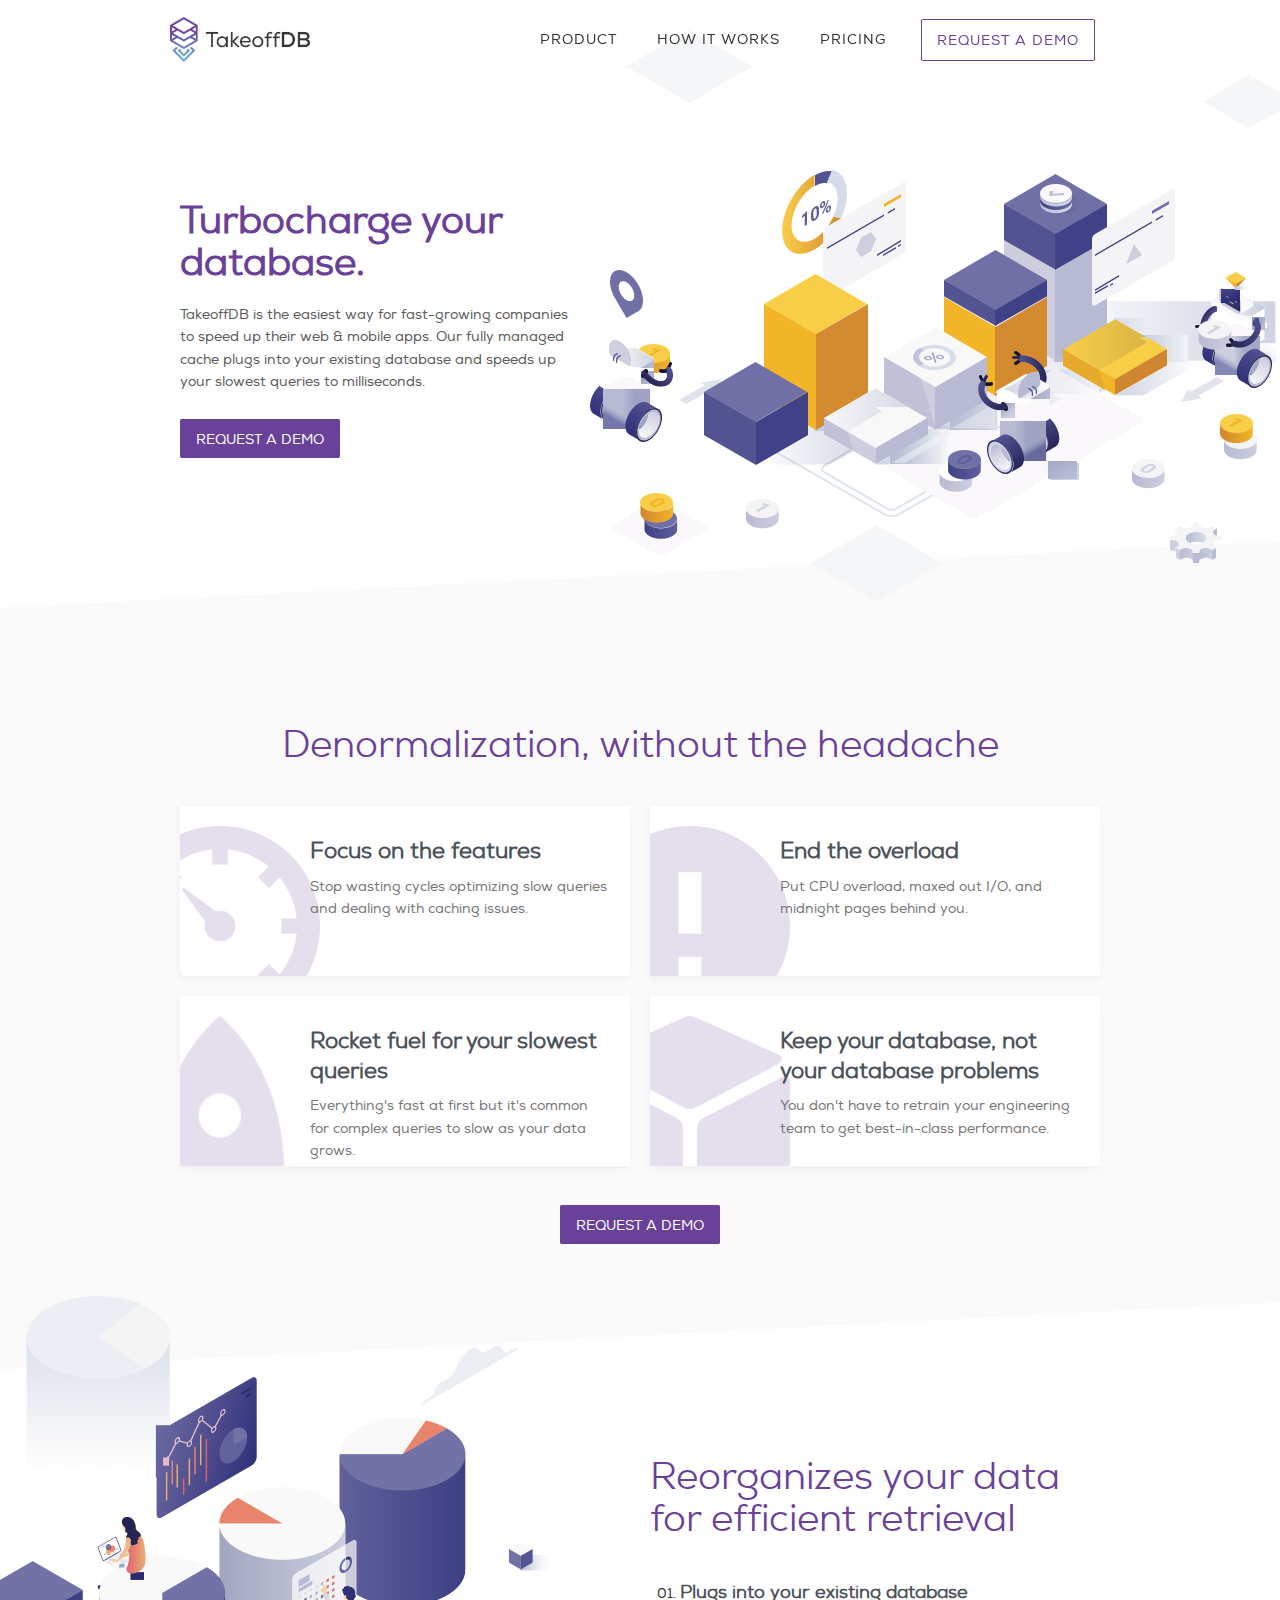
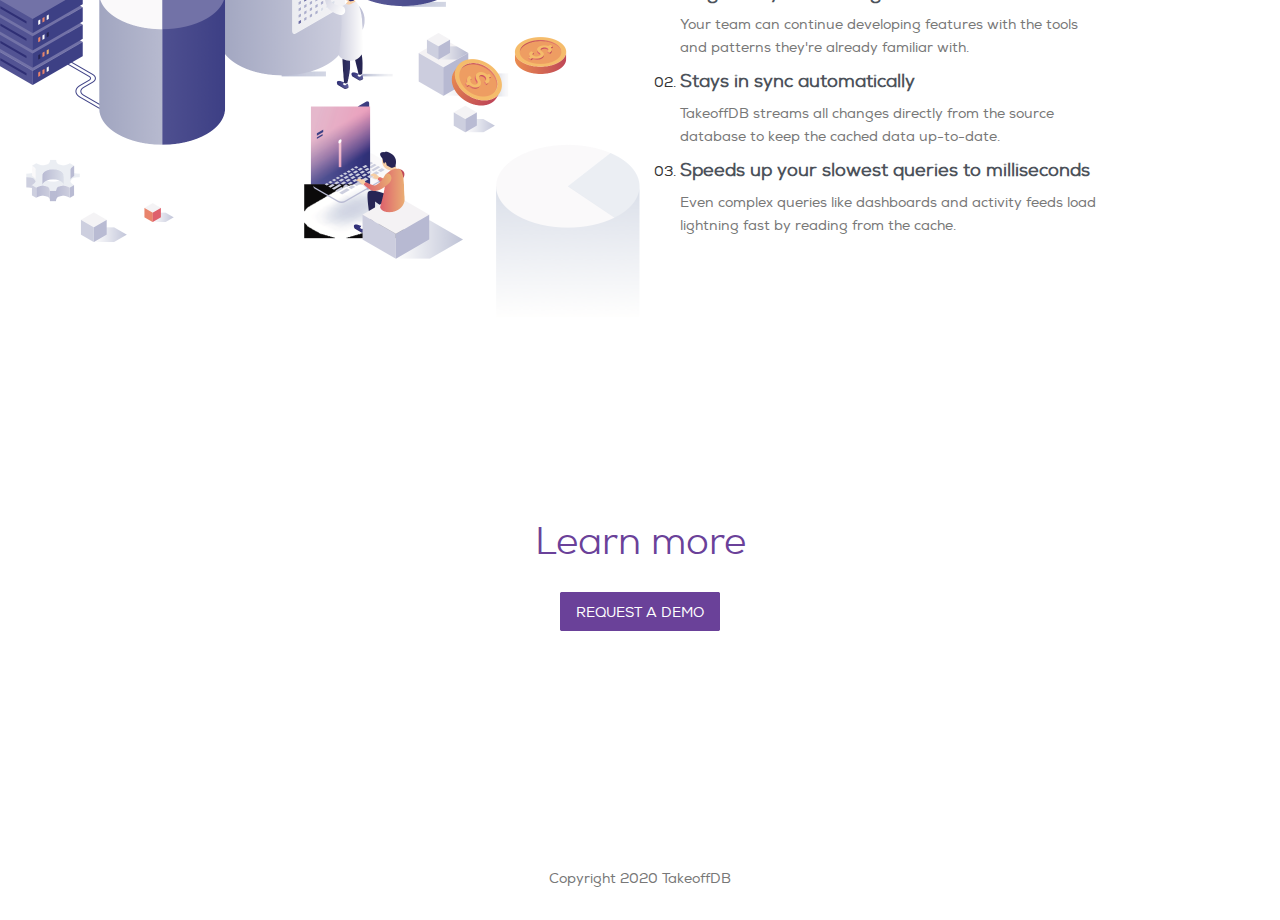
<file: index.html>
<!DOCTYPE html>
<html>
  <head>
    <meta charset="utf-8">
    <meta name="viewport" content="width=device-width, initial-scale=1">
    <link rel="stylesheet" href="css/fonts.css" />
    <link rel="stylesheet" href="css/home.css" />
    <meta name="generator" content="Unicorn Platform" />
    <title>TakeoffDB | Turbocharge your database</title>
    <!-- Global site tag (gtag.js) - Google Ads: 666373782 -->
    <script async src="https://www.googletagmanager.com/gtag/js?id=AW-666373782"></script>
    <script>
      window.dataLayer = window.dataLayer || [];
      function gtag(){dataLayer.push(arguments);}
      gtag('js', new Date());

      gtag('config', 'UA-158608692-1');
      gtag('config', 'AW-666373782');
    </script>
  </head>
  <body>
    <div id="big-nav" class="nav-bar-outer solid">
      <div class="nav-bar-inner">
        <nav class="nav-bar-left">
          <a href="/" class="logo">
            <img src="img/logos/TakeoffDB_logo.png" height="45" width="140" alt="Logo TakeoffDB">
          </a>
        </nav>

        <nav role="navigation" class="nav-bar-right">
          <a href="#product" class="nav-bar-link">
            PRODUCT
          </a>

          <a href="#how-it-works" class="nav-bar-link">
            HOW IT WORKS
          </a>

          <a href="/pricing.html" class="nav-bar-link">
            PRICING
          </a>

          <a href="https://calendly.com/takeoffdb-scott/demo" class="button button-outline nav-bar-link nav-bar-cta">
            REQUEST A DEMO
          </a>
        </nav>
      </div>
    </div>

    <div id="little-nav" class="nav-bar-outer solid">
      <div class="nav-bar-inner">
        <nav class="nav-bar-left">
          <a href="/" class="logo">
            <img src="img/logos/TakeoffDB_logo.png" width="140" height="45" alt="Logo TakeoffDB">
          </a>
        </nav>

        <nav id="mobile-nav-menu" role="navigation" class="nav-bar-right">
          <a href="#" class="nav-bar-link nav-bar-hamburger">
            <img class="hamburger-icon" src="img/icons/ionicons/hamburger_icon.svg" width="30" alt="Logo TakeoffDB">
            <img class="close-icon" src="img/icons/ionicons/close_icon.svg" width="30" alt="Logo TakeoffDB">
          </a>
          <div class="mobile-nav-items">
            <a href="#product" class="nav-bar-link">
              PRODUCT
            </a>

            <a href="#how-it-works" class="nav-bar-link">
              HOW IT WORKS
            </a>

            <a href="/pricing.html" class="nav-bar-link">
              PRICING
            </a>

            <a href="https://calendly.com/takeoffdb-scott/demo" class="nav-bar-link">
              REQUEST A DEMO
            </a>
          </div>
        </nav>
      </div>
    </div>

    <section class="above-fold-container">
      <div class="section-inner">
        <div class="row">
          <div class="col-half">
            <h1>Turbocharge your database.</h1>
            <p class="caption">TakeoffDB is the easiest way for fast-growing companies to speed up their web & mobile apps. Our fully managed cache plugs into your existing database and speeds up your slowest queries to milliseconds.</p>
            <a href="https://calendly.com/takeoffdb-scott/demo" class="button">
              REQUEST A DEMO
            </a>
          </div>
          <div class="col-half relative big-img-wrapper">
            <img width="723" class="hero-img" src="img/home/robot_database_illustration.png" />
          </div>
        </div>
      </div>
    </section>

    <section id="product" class="section-slanted section-grey">
      <div class="section-inner">
        <h2>Denormalization, without the headache</h2>
        <div class="row">
          <div class="col-half">
            <div class="benefit-card benefit-card-velocity">
              <h3>Focus on the features</h3>
              <p class="caption">
                Stop wasting cycles optimizing slow queries and dealing with caching issues.
              </p>
            </div>
          </div>

          <div class="col-half">
            <div class="benefit-card benefit-card-overload">
              <h3>End the overload</h3>
              <p class="caption">Put CPU overload, maxed out I/O, and midnight pages behind you.</p>
            </div>
          </div>
        </div>
        <div class="row">
          <div class="col-half">
            <div class="benefit-card benefit-card-slow-queries">
              <h3>Rocket fuel for your slowest queries</h3>
              <p class="caption">Everything's fast at first but it's common for complex queries to slow as your data grows.</p>
            </div>
          </div>

          <div class="col-half">
            <div class="benefit-card benefit-card-database">
              <h3>Keep your database, not your database problems</h3>
              <p class="caption">You don't have to retrain your engineering team to get best-in-class performance.</p>
            </div>
          </div>
        </div>

        <div class="cta-row">
          <a href="https://calendly.com/takeoffdb-scott/demo" class="button">
            REQUEST A DEMO
          </a>
        </div>
      </div>
    </section>

    <section id="how-it-works" class="section-slanted">
      <div class="section-inner">
        <div class="row">
          <div class="col-half relative big-img-wrapper">
            <img width="760" class="hiw-image" src="img/home/data_center_illustration.png" />
          </div>
          <div class="col-half">
            <h2>Reorganizes your data for efficient retrieval</h2>
            <ol>
              <li>
                <h4>Plugs into your existing database</h4>
                <p class="caption">
                  Your team can continue developing features with the tools and patterns they're already familiar with.
                </p>
              </li>
              <li>
                <h4>Stays in sync automatically</h4>
                <p class="caption">
                  TakeoffDB streams all changes directly from the source database to keep the cached data up-to-date.
                </p>
              </li>
              <li>
                <h4>Speeds up your slowest queries to milliseconds</h4>
                <p class="caption">
                  Even complex queries like dashboards and activity feeds load lightning fast by reading from the cache.
                </p>
              </li>
            </ol>
          </div>
        </div>
      </div>
    </section>

    <section id="cta" class="section-slanted">
      <div class="section-inner">
        <h2>Learn more</h2>
        <a href="https://calendly.com/takeoffdb-scott/demo" class="button">
          REQUEST A DEMO
        </a>
      </div>
    </section>

    <footer>
      <p class="caption">Copyright 2020 TakeoffDB</p>
    </footer>

    <script type="text/javascript">
      (function () {
        var navs = document.querySelectorAll('.nav-bar-outer');
        var lastKnownScrollPosition = window.scrollY;

        function solidify() {
          navs.forEach(function (nav) {
            if (!nav.className.match(/ solid/)) {
              nav.className = nav.className + ' solid';
            }
          });
        }

        function desolidify() {
          navs.forEach(function (nav) {
            nav.className = nav.className.replace(/ solid/g, '');
          });
        }

        function maybeUpdateNav() {
          if (window.scrollY !== lastKnownScrollPosition) {
            window.scrollY < 100 ? desolidify() : solidify();
          }
          lastKnownScrollPosition = window.scrollY;
        }

        function debounce(func, delay) {
          var timeout = null;

          return function () {
            if (!timeout) {
              timeout = window.setTimeout(function () {
                func();
                timeout = null;
              }, delay);
            }
          }
        };
        const debouncedMaybeUpdateNav = debounce(maybeUpdateNav, 100);

        window.addEventListener('scroll', debouncedMaybeUpdateNav);
        window.scrollY < 100 ? desolidify() : solidify();

        var mobileNav = document.querySelector('#mobile-nav-menu');
        function toggleNav() {
          if (mobileNav.className.match(/ open/)) {
            mobileNav.className = mobileNav.className.replace(/ open/g, '');
          } else {
            mobileNav.className = mobileNav.className + ' open';
          }
        }
        mobileNav.addEventListener('click', toggleNav);
        var mobileNavLinks = mobileNav.querySelectorAll('a.nav-bar-link');
        mobileNavLinks.forEach(function (link) {
          link.addEventListener('click', function(e) {
            e.stopPropagation();
            toggleNav();
          });
        });
      })();
    </script>
  </body>
</html>
</file>
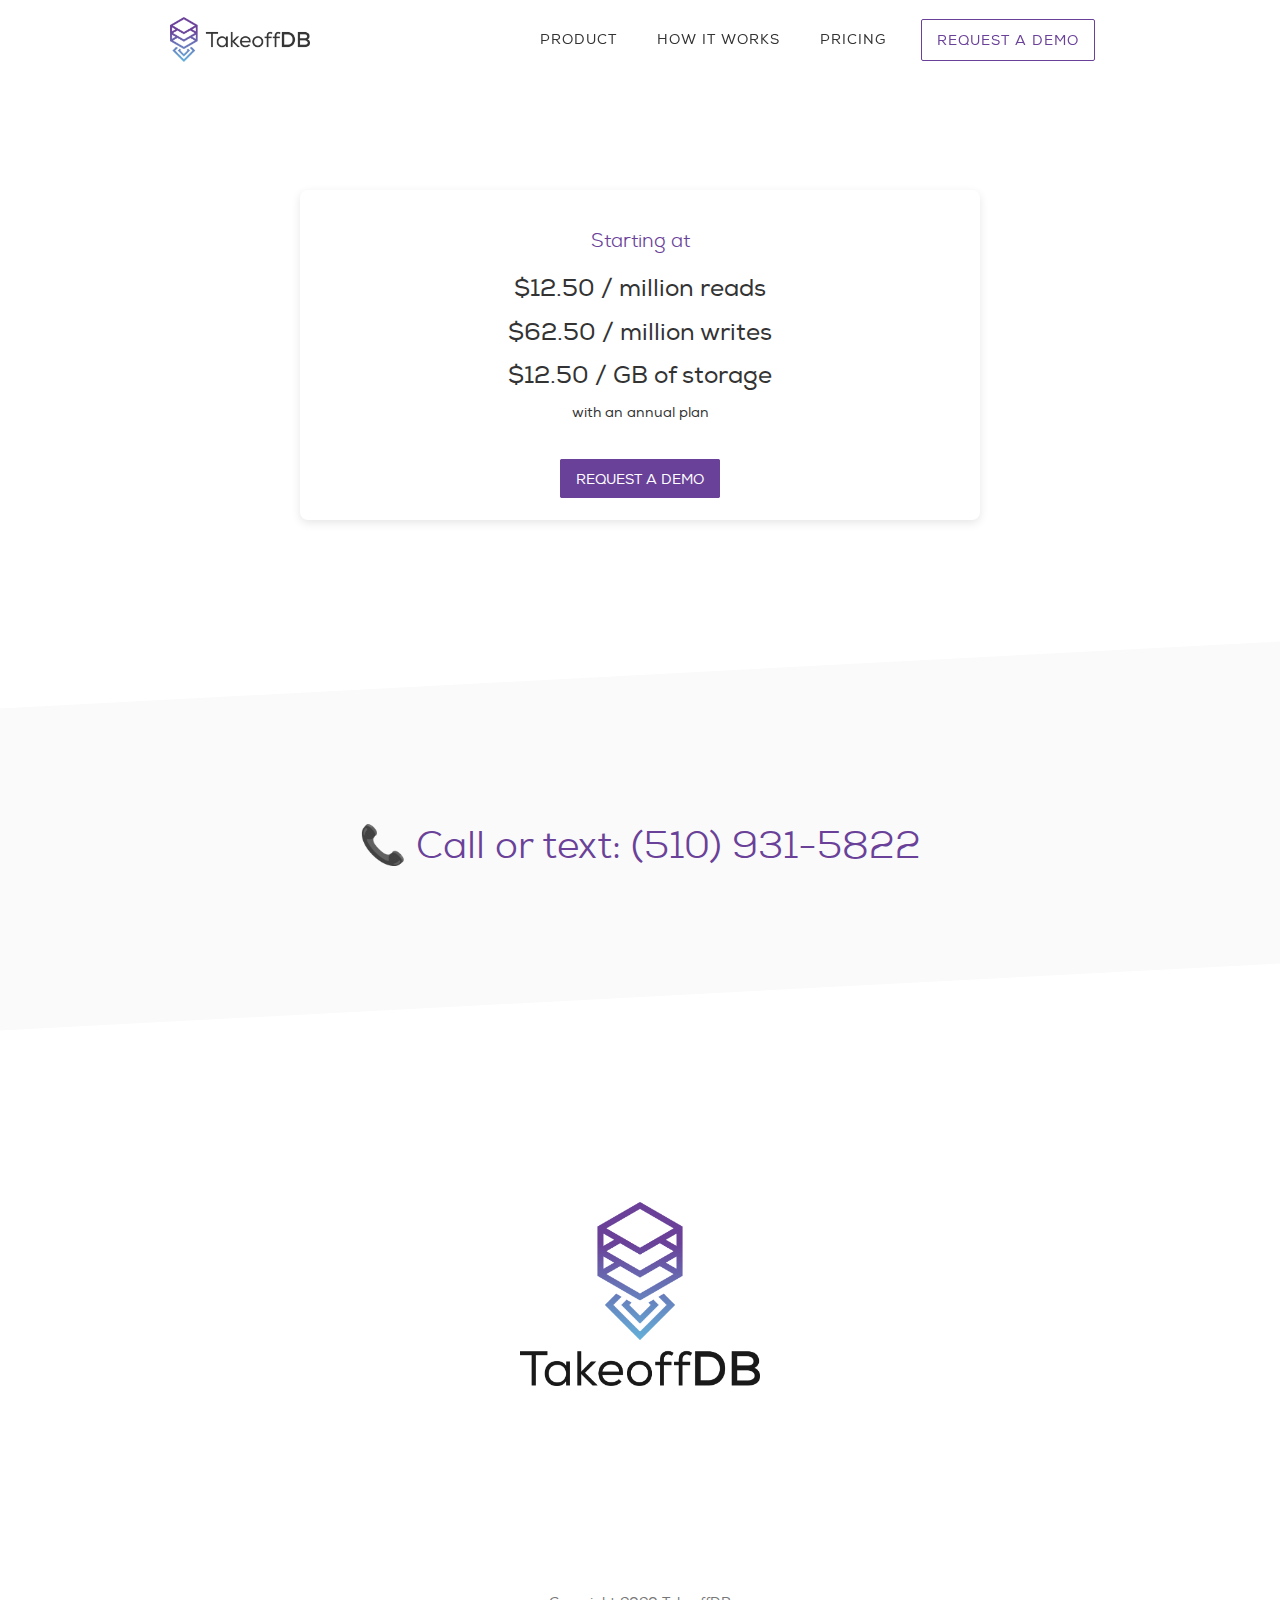
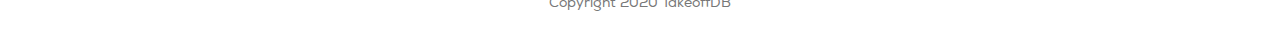
<file: pricing.html>
<!DOCTYPE html>
<html>
  <head>
    <meta charset="utf-8">
    <meta name="viewport" content="width=device-width, initial-scale=1">
    <link rel="stylesheet" href="css/fonts.css" />
    <link rel="stylesheet" href="css/pricing.css" />
    <meta name="generator" content="Unicorn Platform" />
    <title>TakeoffDB | Turbocharge your database</title>

    <!-- Global site tag (gtag.js) - Google Ads: 666373782 -->
    <script async src="https://www.googletagmanager.com/gtag/js?id=AW-666373782"></script>
    <script>
      window.dataLayer = window.dataLayer || [];
      function gtag(){dataLayer.push(arguments);}
      gtag('js', new Date());

      gtag('config', 'UA-158608692-1');
      gtag('config', 'AW-666373782');
    </script>
  </head>
  <body>
    <div id="big-nav" class="nav-bar-outer solid">
      <div class="nav-bar-inner">
        <nav class="nav-bar-left">
          <a href="/" class="logo">
            <img src="img/logos/TakeoffDB_logo.png" height="45" width="140" alt="Logo TakeoffDB">
          </a>
        </nav>

        <nav role="navigation" class="nav-bar-right">
          <a href="/#product" class="nav-bar-link">
            PRODUCT
          </a>

          <a href="/#how-it-works" class="nav-bar-link">
            HOW IT WORKS
          </a>

          <a href="/pricing.html" class="nav-bar-link">
            PRICING
          </a>

          <a href="https://calendly.com/takeoffdb-scott/demo" class="button button-outline nav-bar-link nav-bar-cta">
            REQUEST A DEMO
          </a>
        </nav>
      </div>
    </div>

    <div id="little-nav" class="nav-bar-outer solid">
      <div class="nav-bar-inner">
        <nav class="nav-bar-left">
          <a href="/" class="logo">
            <img src="img/logos/TakeoffDB_logo.png" width="140" height="45" alt="Logo TakeoffDB">
          </a>
        </nav>

        <nav id="mobile-nav-menu" role="navigation" class="nav-bar-right">
          <a href="#" class="nav-bar-link nav-bar-hamburger">
            <img class="hamburger-icon" src="img/icons/ionicons/hamburger_icon.svg" width="30" alt="Logo TakeoffDB">
            <img class="close-icon" src="img/icons/ionicons/close_icon.svg" width="30" alt="Logo TakeoffDB">
          </a>
          <div class="mobile-nav-items">
            <a href="/#product" class="nav-bar-link">
              PRODUCT
            </a>

            <a href="/#how-it-works" class="nav-bar-link">
              HOW IT WORKS
            </a>

            <a href="/pricing.html" class="nav-bar-link">
              PRICING
            </a>

            <a href="https://calendly.com/takeoffdb-scott/demo" class="nav-bar-link">
              REQUEST A DEMO
            </a>
          </div>
        </nav>
      </div>
    </div>

    <section class="above-fold-container">
      <div class="section-inner">
        <div class="gutters">
          <div class="pricing">
            <h2 class="heading">Starting at</h2>
            <p class="usage">$12.50 / million reads</p>
            <p class="usage">$62.50 / million writes</p>
            <p class="usage">$12.50 / GB of storage</p>
            <p>with an annual plan</p>
            
            <div class="call-to-action">
              <a href="https://calendly.com/takeoffdb-scott/demo" class="button">
                REQUEST A DEMO
              </a>
            </div>
          </div>
        </div>
      </div>
    </section>

    <section id="product" class="section-slanted section-grey">
      <div class="section-inner">
        <h2>📞 Call or text: (510) 931-5822</h2>
      </div>
    </section>

    <section id="cta" >
      <div class="section-inner">
        <img class="vertical-logo" src="img/logos/takeoffdb-logo-vertically.png" alt="Logo TakeoffDB">
      </div>
    </section>





    <footer>
      <p class="caption">Copyright 2020 TakeoffDB</p>
    </footer>

    <script type="text/javascript">
      (function () {
        var navs = document.querySelectorAll('.nav-bar-outer');
        var lastKnownScrollPosition = window.scrollY;

        function solidify() {
          navs.forEach(function (nav) {
            if (!nav.className.match(/ solid/)) {
              nav.className = nav.className + ' solid';
            }
          });
        }

        function desolidify() {
          navs.forEach(function (nav) {
            nav.className = nav.className.replace(/ solid/g, '');
          });
        }

        function maybeUpdateNav() {
          if (window.scrollY !== lastKnownScrollPosition) {
            window.scrollY < 100 ? desolidify() : solidify();
          }
          lastKnownScrollPosition = window.scrollY;
        }

        function debounce(func, delay) {
          var timeout = null;

          return function () {
            if (!timeout) {
              timeout = window.setTimeout(function () {
                func();
                timeout = null;
              }, delay);
            }
          }
        };
        const debouncedMaybeUpdateNav = debounce(maybeUpdateNav, 100);

        window.addEventListener('scroll', debouncedMaybeUpdateNav);
        window.scrollY < 100 ? desolidify() : solidify();

        var mobileNav = document.querySelector('#mobile-nav-menu');
        function toggleNav() {
          if (mobileNav.className.match(/ open/)) {
            mobileNav.className = mobileNav.className.replace(/ open/g, '');
          } else {
            mobileNav.className = mobileNav.className + ' open';
          }
        }
        mobileNav.addEventListener('click', toggleNav);
        var mobileNavLinks = mobileNav.querySelectorAll('a.nav-bar-link');
        mobileNavLinks.forEach(function (link) {
          link.addEventListener('click', function(e) {
            e.stopPropagation();
            toggleNav();
          });
        });
      })();
    </script>
  </body>
</html>
</file>
<file: css/fonts.css>
@font-face {
  font-family: 'nexa_book_regular';
  src: url('../fonts/nexa-book-webfont.woff2') format('woff2'),
       url('../fonts/nexa-book-webfont.woff') format('woff');
  font-weight: normal;
  font-style: normal;
}

@font-face {
  font-family: 'nexa_regular';
  src: url('../fonts/nexaregular-webfont.woff2') format('woff2'),
       url('../fonts/nexaregular-webfont.woff') format('woff');
  font-weight: normal;
  font-style: normal;
}
</file>
<file: css/home.css>
html {
  font-family: "nexa_regular";
  font-size: 10px;
}

body {
  color: rgb(51, 51, 51);
  font-size: 1.4rem;
  line-height: 1.4;
  margin: 0;
  overflow-x: hidden;
}

/* Typography */

p {
  margin: 10px 0 0;
}

h1 {
  color: rgba(106,65,153);
  font-family: 'nexa_book_regular';
  font-size: 3.8rem;
  line-height: 4.2rem;
  margin: 20px 0;
}

h2 {
  color: rgba(106,65,153);
  font-family: 'nexa_book_regular';
  font-size: 3.8rem;
  font-weight: 200;
  line-height: 4.2rem;
  margin: 20px 0 40px;
  text-align: center;
}

h3 {
  font-family: 'nexa_book_regular';
  color: #4c525a;
  margin: 10px 0 6px;
  font-size: 2.2rem;
  line-height: 1.35;
}

h4 {
  font-family: 'nexa_book_regular';
  color: #4c525a;
  margin: 10px 0 6px;
  font-size: 1.8rem;
  line-height: 1.35;
}

.caption {
  color: #777;
  line-height: 1.6;
}

/* Buttons */

.button {
  background-color: rgba(106,65,153);
  border: 1px solid;
  border-radius: 2px;
  border-color: rgba(106,65,153);
  color: white;
  padding: 11px 15px 9px;
  text-decoration: none;
  transition: color ease-out 200ms, background-color ease-out 200ms, border-color ease-out 200ms, box-shadow ease-out 200ms;
}

.button:hover {
  background-color: rgba(106,65,153, 0.95);
  border-color: rgba(106,65,153, 0.95);
  box-shadow: 2px 10px 15px 5px rgba(0,0,0,.2);
}

.button.button-outline {
  background-color: transparent;
  color: rgba(106,65,153);
}

.button.button-outline:hover {
  background-color: transparent;
  border-color: rgba(106,65,153, 0.8);
  color: rgba(106,65,153, 0.8);
  box-shadow: none;
}

.big-img-wrapper {
  overflow-x: visible;
}

/* Navigation */

.nav-bar-outer {
  box-sizing: border-box;
  position: fixed;
  left: 0;
  top: 0;
  right: 0;
  z-index: 3;
  height: 80px;
  padding: 10px 40px;
  transition: background-color 200ms ease-out;
}

.nav-bar-outer.solid {
  background-color: white;
}

.nav-bar-inner {
  display: flex;
  margin: 0 auto;
  max-width: 940px;
}

.nav-bar-left {
  flex-grow: 0;
}

.nav-bar-right {
  display: flex;
  flex-grow: 1;
  justify-content: flex-end;
}

.logo {
  display: flex;
  padding: 7px 0 0;
}

.nav-bar-link {
  color: rgb(51, 51, 51);
  letter-spacing: 0.1rem;
  padding: 20px;
  text-decoration: none;
  transition: color ease-out 200ms;
}

.nav-bar-link:hover {
  color: rgba(106,65,153);
}

.nav-bar-cta {
  margin: 9px 15px;
  padding: 11px 15px 9px;
}

#little-nav {
  display: none;
}

section {
  position: relative;
  display: block;
  overflow: hidden;
  padding: 80px 0 90px;
}

.section-slanted {
  position: static;
  z-index: -2;
  padding: 80px 0 90px;
  -webkit-transform: skew(0deg,-3deg) translate(0,-45px);
  -ms-transform: skew(0deg,-3deg) translate(0,-45px);
  transform: skew(0deg,-3deg) translate(0,-45px);
}

.section-slanted .section-inner {
  -webkit-transform: skew(0deg,3deg);
  -ms-transform: skew(0deg,3deg);
  transform: skew(0deg,3deg);
}

.section-grey {
  background-color: #fafafa;
}

.section-inner {
  margin: 0 auto;
  max-width: 940px;
}

.row {
  display: flex;
  margin: 20px 0 0;
}

.col-half {
  flex-basis: 50%;
  padding: 0 10px;
}

.above-fold-container {
  margin: 80px 0;
  overflow: visible;
}

.above-fold-container .caption {
  color: rgba(91,91,91);
  margin-bottom: 36px;
  max-width: 400px;
}

.relative {
  position: relative;
}

.hero-img {
  position: absolute;
  top: -150px;
  z-index: 2;
  margin-left: -50px;
  left: 0;
}

#product.section-slanted {
  padding: 130px 0 90px;
}

#product .row {
  height: 170px;
}

.benefit-card {
  background-color: white;
  background-position: 0 0,-60px 20px;
  background-repeat: repeat, no-repeat;
  background-size: auto,200px;
  border-radius: 2px;
  box-shadow: -1px 3px 10px 0 rgba(0,0,0,.04);
  height: 130px;
  padding: 20px 20px 20px 130px;
  transition: all 200ms ease-out;
}

.benefit-card-velocity {
  background-image: linear-gradient(180deg,hsla(0,0%,100%,.65), hsla(0,0%,100%,.65)), url("../img/icons/ionicons/speedometer_icon.png");
}

.benefit-card-overload {
  background-image: linear-gradient(180deg,hsla(0,0%,100%,.65), hsla(0,0%,100%,.65)), url("../img/icons/ionicons/alert_icon.png");
}

.benefit-card-database {
  background-image: linear-gradient(180deg,hsla(0,0%,100%,.65), hsla(0,0%,100%,.65)), url("../img/icons/ionicons/cube50.png");
}

.benefit-card-slow-queries {
  background-image: linear-gradient(180deg,hsla(0,0%,100%,.65), hsla(0,0%,100%,.65)), url("../img/icons/ionicons/rocket_icon.png");
}

.benefit-card:hover {
  background-position: 0 0,-60px -20px;
  margin-top: -10px;
}

.cta-row {
  margin: 50px 0 10px;
  text-align: center;
}

#how-it-works {
  overflow: visible;
}

#how-it-works h2 {
  text-align: left;
}

.hiw-image {
  position: absolute;
  right: 0;
  z-index: 2;
  top: -140px;
}

#how-it-works ol {
  list-style-type: decimal-leading-zero;
  padding-inline-start: 30px;
}

#keep-your-db {
  padding: 120px 0 160px;
  text-align: center;
}

#cta {
  padding: 160px 0;
  text-align: center;
}

footer {
  padding: 30px 0;
  text-align: center;
}

@media(max-width: 768px) {
  #big-nav {
    display: none;
  }

  #little-nav {
    display: block;
  }

  .nav-bar-outer {
    padding: 10px 20px;
  }

  #mobile-nav-menu .nav-bar-link.nav-bar-hamburger {
    padding: 15px 5px;
  }

  #mobile-nav-menu .close-icon {
    display: none;
  }

  #mobile-nav-menu .mobile-nav-items {
    display: none;
  }

  #mobile-nav-menu .nav-bar-link {
    display: block;
    padding: 20px;
    text-align: right;
  }

  #mobile-nav-menu.open .mobile-nav-items {
    display: block;
    position: fixed;
    background-color: rgba(255,255,255,0.95);
    top: 80px;
    left: 0;
    right: 0;
    bottom: 0;
  }

  #mobile-nav-menu.open .close-icon {
    display: block;
  }

  #mobile-nav-menu.open .hamburger-icon {
    display: none;
  }

  .row {
    flex-direction: column;
  }

  .above-fold-container .col-half:last-child,
  #how-it-works .col-half:first-child {
    display: none;
  }

  #product .row {
    height: auto;
  }

  #product .row .col-half:first-child {
    margin-bottom: 20px;
  }

  .benefit-card {
    height: auto;
    padding: 20px;
  }
}
</file>
<file: css/pricing.css>
html {
  font-family: "nexa_regular";
  font-size: 10px;
}

body {
  color: rgb(51, 51, 51);
  font-size: 1.4rem;
  line-height: 1.4;
  margin: 0;
  overflow-x: hidden;
}

/* Typography */

p {
  margin: 10px 0 0;
}

h1 {
  color: rgba(106,65,153);
  font-family: 'nexa_book_regular';
  font-size: 3.8rem;
  line-height: 4.2rem;
  margin: 20px 0;
}

h2 {
  color: rgba(106,65,153);
  font-family: 'nexa_book_regular';
  font-size: 3.8rem;
  font-weight: 200;
  line-height: 4.2rem;
  margin: 20px 0 40px;
  text-align: center;
}

h3 {
  font-family: 'nexa_book_regular';
  color: #4c525a;
  margin: 10px 0 6px;
  font-size: 2.2rem;
  line-height: 1.35;
}

h4 {
  font-family: 'nexa_book_regular';
  color: #4c525a;
  margin: 10px 0 6px;
  font-size: 1.8rem;
  line-height: 1.35;
}

.caption {
  color: #777;
  line-height: 1.6;
}

/* Buttons */

.button {
  background-color: rgba(106,65,153);
  border: 1px solid;
  border-radius: 2px;
  border-color: rgba(106,65,153);
  color: white;
  padding: 11px 15px 9px;
  text-decoration: none;
  transition: color ease-out 200ms, background-color ease-out 200ms, border-color ease-out 200ms, box-shadow ease-out 200ms;
}

.button:hover {
  background-color: rgba(106,65,153, 0.95);
  border-color: rgba(106,65,153, 0.95);
  box-shadow: 2px 10px 15px 5px rgba(0,0,0,.2);
}

.button.button-outline {
  background-color: transparent;
  color: rgba(106,65,153);
}

.button.button-outline:hover {
  background-color: transparent;
  border-color: rgba(106,65,153, 0.8);
  color: rgba(106,65,153, 0.8);
  box-shadow: none;
}

.big-img-wrapper {
  overflow-x: visible;
}

/* Navigation */

.nav-bar-outer {
  box-sizing: border-box;
  position: fixed;
  left: 0;
  top: 0;
  right: 0;
  z-index: 3;
  height: 80px;
  padding: 10px 40px;
  transition: background-color 200ms ease-out;
}

.nav-bar-outer.solid {
  background-color: white;
}

.nav-bar-inner {
  display: flex;
  margin: 0 auto;
  max-width: 940px;
}

.nav-bar-left {
  flex-grow: 0;
}

.nav-bar-right {
  display: flex;
  flex-grow: 1;
  justify-content: flex-end;
}

.logo {
  display: flex;
  padding: 7px 0 0;
}

.nav-bar-link {
  color: rgb(51, 51, 51);
  letter-spacing: 0.1rem;
  padding: 20px;
  text-decoration: none;
  transition: color ease-out 200ms;
}

.nav-bar-link:hover {
  color: rgba(106,65,153);
}

.nav-bar-cta {
  margin: 9px 15px;
  padding: 11px 15px 9px;
}

#little-nav {
  display: none;
}

section {
  position: relative;
  display: block;
  overflow: hidden;
  padding: 80px 0 90px;
}

.section-slanted {
  position: static;
  z-index: -2;
  padding: 80px 0 90px;
  -webkit-transform: skew(0deg,-3deg) translate(0,-45px);
  -ms-transform: skew(0deg,-3deg) translate(0,-45px);
  transform: skew(0deg,-3deg) translate(0,-45px);
}

.section-slanted .section-inner {
  -webkit-transform: skew(0deg,3deg);
  -ms-transform: skew(0deg,3deg);
  transform: skew(0deg,3deg);
}

.section-grey {
  background-color: #fafafa;
}

.section-inner {
  margin: 0 auto;
  max-width: 940px;
}

.row {
  display: flex;
  margin: 20px 0 0;
}

.col-half {
  flex-basis: 50%;
  padding: 0 10px;
}

.above-fold-container {
  margin: 80px 0;
  overflow: visible;
}

.above-fold-container .caption {
  color: rgba(91,91,91);
  margin-bottom: 36px;
  max-width: 400px;
}

.relative {
  position: relative;
}

.hero-img {
  position: absolute;
  top: -150px;
  z-index: 2;
  margin-left: -50px;
  left: 0;
}

#product.section-slanted {
  padding: 130px 0 90px;
}

#product .row {
  height: 170px;
}

.benefit-card {
  background-color: white;
  background-position: 0 0,-60px 20px;
  background-repeat: repeat, no-repeat;
  background-size: auto,200px;
  border-radius: 2px;
  box-shadow: -1px 3px 10px 0 rgba(0,0,0,.04);
  height: 130px;
  padding: 20px 20px 20px 130px;
  transition: all 200ms ease-out;
}

.benefit-card-velocity {
  background-image: linear-gradient(180deg,hsla(0,0%,100%,.65), hsla(0,0%,100%,.65)), url("../img/icons/ionicons/speedometer_icon.png");
}

.benefit-card-overload {
  background-image: linear-gradient(180deg,hsla(0,0%,100%,.65), hsla(0,0%,100%,.65)), url("../img/icons/ionicons/alert_icon.png");
}

.benefit-card-database {
  background-image: linear-gradient(180deg,hsla(0,0%,100%,.65), hsla(0,0%,100%,.65)), url("../img/icons/ionicons/cube50.png");
}

.benefit-card-slow-queries {
  background-image: linear-gradient(180deg,hsla(0,0%,100%,.65), hsla(0,0%,100%,.65)), url("../img/icons/ionicons/rocket_icon.png");
}

.benefit-card:hover {
  background-position: 0 0,-60px -20px;
  margin-top: -10px;
}

.cta-row {
  margin: 50px 0 10px;
  text-align: center;
}

#how-it-works {
  overflow: visible;
}

#how-it-works h2 {
  text-align: left;
}

.hiw-image {
  position: absolute;
  right: 0;
  z-index: 2;
  top: -140px;
}

#how-it-works ol {
  list-style-type: decimal-leading-zero;
  padding-inline-start: 30px;
}

#keep-your-db {
  padding: 120px 0 160px;
  text-align: center;
}

#cta {
  padding: 160px 0;
  text-align: center;
}

footer {
  padding: 30px 0;
  text-align: center;
}

.pricing {
  margin: 30px 120px;
  padding: 30px 25px;
  border-radius: 8px;
  text-align: center;
  box-shadow: 0 3px 10px 0 rgba(0,0,0,.1);
}

.pricing .heading {
  font-size: 14pt;
  margin: 0px;
}

.pricing .usage {
  font-size: 24px;
}

.pricing .call-to-action {
  margin-top: 48px;
}

.vertical-logo {
  max-width: 240px;
}

.gutters {
  padding: 0 10px;
}


@media(max-width: 768px) {
  #big-nav {
    display: none;
  }

  #little-nav {
    display: block;
  }

  .nav-bar-outer {
    padding: 10px 20px;
  }

  #mobile-nav-menu .nav-bar-link.nav-bar-hamburger {
    padding: 15px 5px;
  }

  #mobile-nav-menu .close-icon {
    display: none;
  }

  #mobile-nav-menu .mobile-nav-items {
    display: none;
  }

  #mobile-nav-menu .nav-bar-link {
    display: block;
    padding: 20px;
    text-align: right;
  }

  #mobile-nav-menu.open .mobile-nav-items {
    display: block;
    position: fixed;
    background-color: rgba(255,255,255,0.95);
    top: 80px;
    left: 0;
    right: 0;
    bottom: 0;
  }

  #mobile-nav-menu.open .close-icon {
    display: block;
  }

  #mobile-nav-menu.open .hamburger-icon {
    display: none;
  }

  .row {
    flex-direction: column;
  }

  .above-fold-container .col-half:last-child,
  #how-it-works .col-half:first-child {
    display: none;
  }

  #product .row {
    height: auto;
  }

  #product .row .col-half:first-child {
    margin-bottom: 20px;
  }

  .benefit-card {
    height: auto;
    padding: 20px;
  }

  .pricing {
    margin: 30px 30px;
  }
}
</file>
